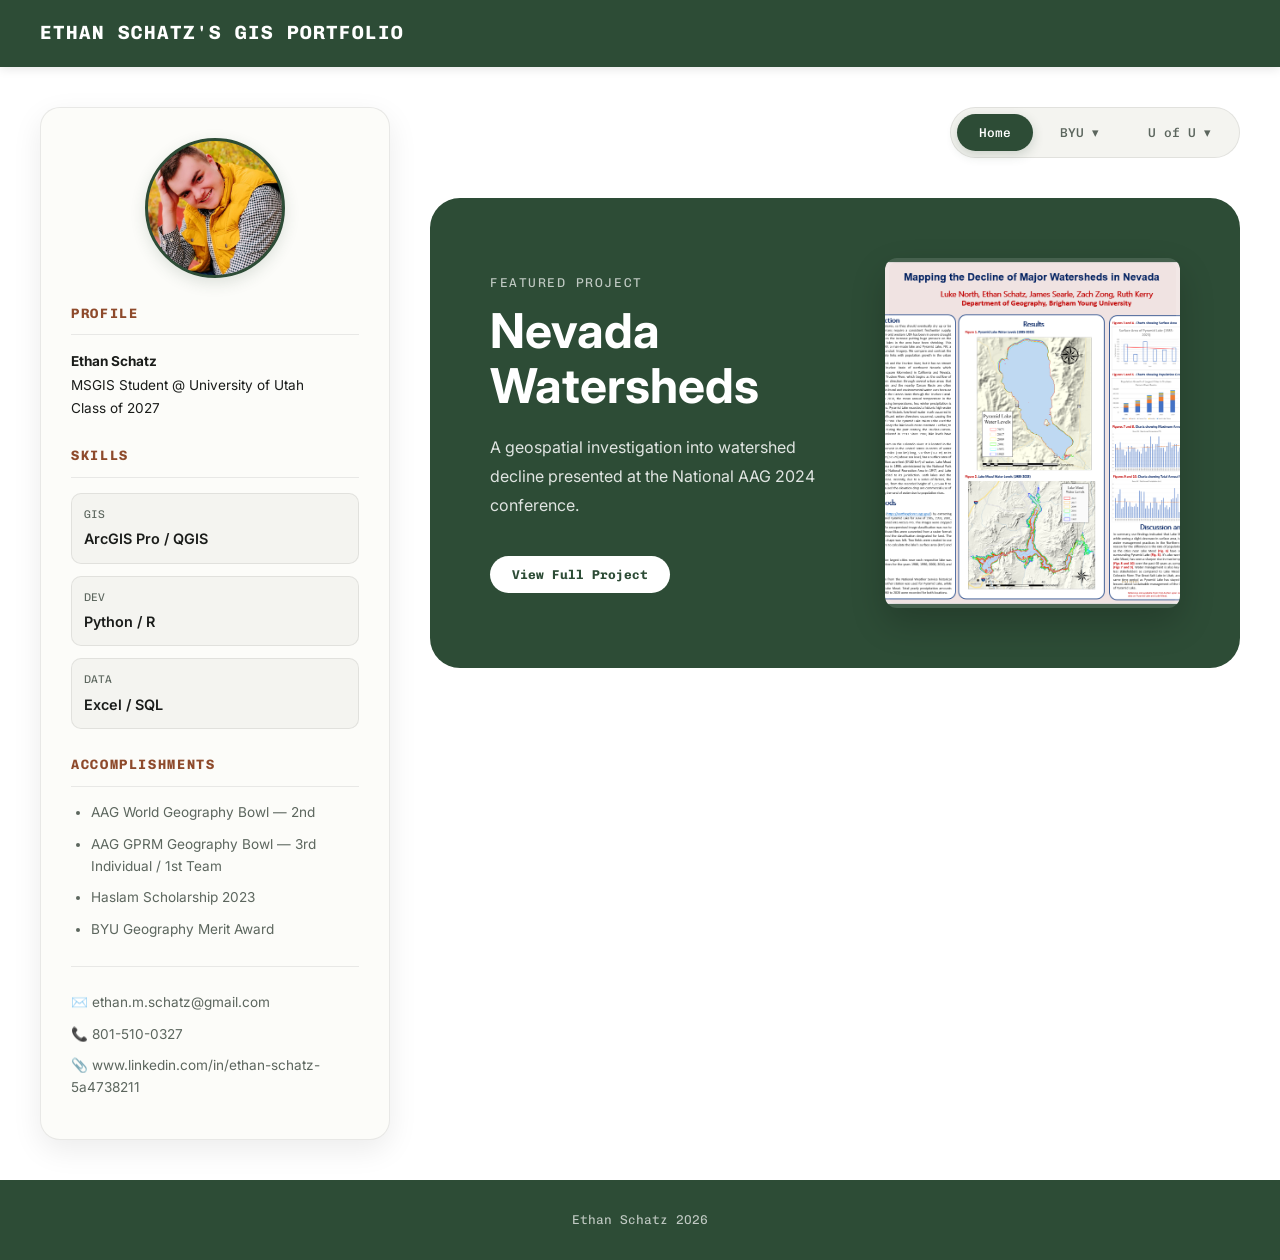
<file: index.html>
<!DOCTYPE html>
<html lang="en">
<head>
  <meta charset="UTF-8">
  <meta name="viewport" content="width=device-width, initial-scale=1.0">
  <title>GIS Portfolio | Ethan Schatz</title>

  <link href="https://fonts.googleapis.com/css2?family=Chivo+Mono&family=Inter:wght@400;600;700&display=swap" rel="stylesheet">
  <link rel="stylesheet" href="styles.css">
</head>

<body>

<header>
  <h1>Ethan Schatz's GIS Portfolio</h1>
</header>

<!-- IMAGE ZOOM MODAL -->
<div id="imgModal" class="image-modal" onclick="closeModal()">
  <img class="modal-content" id="modalImg" alt="Enlarged project image">
</div>

<div class="main-container">

  <!-- PROFILE SIDEBAR -->
  <aside class="immersive-sidebar">

    <div class="profile-img"></div>

    <h3 class="section-header-mono">Profile</h3>
    <p class="sidebar-text">
      <strong>Ethan Schatz</strong><br>
      MSGIS Student @ University of Utah<br>
      Class of 2027
    </p>

    <h3 class="section-header-mono">Skills</h3>
    <div class="info-grid">
      <div class="info-grid-item">
        <div class="info-label">GIS</div>
        <div class="info-value">ArcGIS Pro / QGIS</div>
      </div>
      <div class="info-grid-item">
        <div class="info-label">DEV</div>
        <div class="info-value">Python / R</div>
      </div>
      <div class="info-grid-item">
        <div class="info-label">DATA</div>
        <div class="info-value">Excel / SQL</div>
      </div>
    </div>

    <h3 class="section-header-mono">Accomplishments</h3>
    <ul class="sidebar-list">
      <li>AAG World Geography Bowl — 2nd</li>
      <li>AAG GPRM Geography Bowl — 3rd Individual / 1st Team</li>
      <li>Haslam Scholarship 2023</li>
      <li>BYU Geography Merit Award</li>
    </ul>

    <div class="contact">
      <p>✉️ ethan.m.schatz@gmail.com</p>
      <p>📞 801-510-0327</p>
      <p>📎 www.linkedin.com/in/ethan-schatz-5a4738211</p>
    </div>

  </aside>

  <!-- MAIN PORTFOLIO -->
  <main class="main-showcase">

    <!-- NAVIGATION -->
    <div class="command-center">
      <div class="cmd-bar">

        <button
          class="cmd-btn active-tab"
          id="homeBtn"
          type="button"
          onclick="goHome()">
          Home
        </button>

        <div class="tab-group">
          <button
            class="cmd-btn"
            type="button"
            onclick="toggleDropdown('byuDrop')">
            BYU ▾
          </button>

          <div class="dropdown" id="byuDrop">
            <button type="button" onclick="showSection('byu-2022')">2022</button>
            <button type="button" onclick="showSection('byu-2023')">2023</button>
            <button type="button" onclick="showSection('byu-2024')">2024</button>
          </div>
        </div>

        <div class="tab-group">
          <button
            class="cmd-btn"
            type="button"
            onclick="toggleDropdown('utahDrop')">
            U of U ▾
          </button>

          <div class="dropdown" id="utahDrop">
            <button type="button" onclick="showSection('utah-2025')">2025</button>
            <button type="button" onclick="showSection('utah-2026')">2026</button>
          </div>
        </div>

      </div>
    </div>

    <!-- HOME -->
    <section id="homeSection">
      <div class="hero-featured" id="featured-hero"></div>
    </section>

    <!-- BYU 2022 -->
    <section class="portfolio-section" id="byu-2022">

      <div class="project-card span-2">
        <img
          src="Atlas Map Layout.jpg"
          alt="Portugal Atlas Map"
          onclick="openModal(this.src)">

        <h3>Atlas Map: Portugal</h3>
        <p>Geography 312: Cartographic design and layout.</p>

        <button class="cmd-btn" type="button"
          onclick="openProject('portugal')">
          View Project Details
        </button>
      </div>

    </section>

    <!-- BYU 2023 -->
    <section class="portfolio-section" id="byu-2023">

      <div class="project-card">
        <img
          src="LDS Church Sites in Indonesia Draft Layout Final.jpg"
          alt="Indonesia Mapping"
          onclick="openModal(this.src)">

        <h3>Indonesia Mapping</h3>
        <p>Client project for Church history publication.</p>

        <button class="cmd-btn" type="button"
          onclick="openProject('indonesia')">
          View Project Details
        </button>
      </div>

      <div class="project-card">
        <div class="image-row">
          <img
            src="Early Kingdoms On the Korean Peninsula fixed2.jpg"
            alt="Early Korean Kingdoms"
            onclick="openModal(this.src)">

          <img
            src="Parhae and the Provinces of Unified Shilla fixed2.jpg"
            alt="Parhae and Unified Shilla"
            onclick="openModal(this.src)">
        </div>

        <h3>Korean Peninsula History</h3>
        <p>
          Historical map series for
          <em>Lost Civilizations</em>.
        </p>

        <button class="cmd-btn" type="button"
          onclick="openProject('korea')">
          View Project Details
        </button>
      </div>

    </section>

    <!-- BYU 2024 -->
    <section class="portfolio-section" id="byu-2024">

      <div class="project-card span-2">
        <img
          src="Mapping the Decline of Major Watersheds in Nevada.png"
          alt="Nevada Watersheds"
          onclick="openModal(this.src)">

        <h3>Nevada Watersheds</h3>
        <p>National AAG conference research presentation.</p>

        <button class="cmd-btn" type="button"
          onclick="openProject('nevada')">
          View Project Details
        </button>
      </div>

    </section>

    <!-- UNIVERSITY OF UTAH 2025 -->
    <section class="portfolio-section" id="utah-2025">

      <!-- GEOG 6000 -->
      <div class="project-card">
        <img
          src="Bills Layout.jpg"
          alt="LGBTQ+ Discrimination Bills Map"
          onclick="openModal(this.src)">

        <h3>GEOG 6000 Advanced Data Analysis</h3>
        <p>
          GEOG 6000 — Using Linear Regression to Quantify
          LGBTQ+ Suicide Ideation.
        </p>

        <button class="cmd-btn" type="button"
          onclick="openProject('geog6000')">
          View Project Details
        </button>
      </div>

      <!-- GEOG 6110 -->
      <div class="project-card">
        <img
          src="Change.png"
          alt="Eaton Fire Change Map"
          onclick="openModal(this.src)">

        <h3>GEOG 6110 Remote Sensing</h3>
        <p>
          GEOG 6110 — Visualizing the Eaton Fire
          with Remote Sensing.
        </p>

        <button class="cmd-btn" type="button"
          onclick="openProject('geog6110')">
          View Project Details
        </button>
      </div>

      <!-- GEOG 6150 -->
      <div class="project-card">
        <img
          src="2050 Climate Sustainability of Wastach Front Parcels.jpg"
          alt="Climate Suitability of the Wasatch Front"
          onclick="openModal(this.src)">

        <h3>GEOG 6150 Geospatial Big Data </h3>
        <p>
          GEOG 6150 — Climate Suitability for Future
          Development Along the Wasatch Front.
        </p>

        <button class="cmd-btn" type="button"
          onclick="openProject('geog6150')">
          View Project Details
        </button>
      </div>

      <!-- GEOG 6160 -->
      <div class="project-card">
        <div class="image-row">
          <img
            src="Forecasted 2030 Growth Rates of Utah County.jpg"
            alt="Utah County Growth Rates"
            onclick="openModal(this.src)">

          <img
            src="Forecasted 2030 Population of Utah County Communities .jpg"
            alt="Utah County Population Forecast"
            onclick="openModal(this.src)">
        </div>

        <h3>GEOG 6160 Spatial Data Science in Practice</h3>
        <p>
          GEOG 6160 — Using Machine Learning to Predict
          the Future Growth of Utah County.
        </p>

        <button class="cmd-btn" type="button"
          onclick="openProject('geog6160')">
          View Project Details
        </button>
      </div>

      <!-- GEOG 6165 -->
      <div class="project-card">
        <img
          src="Utah's U.S. Highways.png"
          alt="Utah's Old U.S. Highways"
          onclick="openModal(this.src)">

        <h3>GEOG 6165 Web GIS</h3>
        <p>
          GEOG 6165 — Utah's History with the U.S.
          Highways: An Oral and Geographical History.
        </p>

        <button class="cmd-btn" type="button"
          onclick="openProject('geog6165')">
          View Project Details
        </button>
      </div>

    </section>

    <!-- UNIVERSITY OF UTAH 2026 -->
    <section class="portfolio-section" id="utah-2026">

      <!-- GEOG 5170 -->
      <div class="project-card">
        <img
          src="Slope-Aspect.png"
          alt="Slope-Aspect Map"
          onclick="openModal(this.src)">

        <h3>GEOG 5170 Field Methods</h3>
        <p>GEOG 5170 — Modeling Popperton Park.</p>

        <button class="cmd-btn" type="button"
          onclick="openProject('geog5170')">
          View Project Details
        </button>
      </div>

      <!-- GEOG 6161 CAPSTONE -->
      <div class="project-card">
        <img
          src="Capstone Poster Final.png"
          alt="Utah Prairie Dog Dashboard Poster"
          onclick="openModal(this.src)">

        <h3>GEOG 6161 Capstone in GIS</h3>
        <p>
          GEOG 6161 — Utah Prairie Dog Population
          Count Dashboard Optimization.
        </p>

        <button class="cmd-btn" type="button"
          onclick="openProject('geog6161')">
          View Project Details
        </button>

        <div class="video-wrap">
          <iframe
            src="https://www.youtube.com/embed/wXUNR4JPbWI"
            title="Utah Prairie Dog Dashboard Demo"
            allow="accelerometer; autoplay; clipboard-write; encrypted-media; gyroscope; picture-in-picture"
            allowfullscreen>
          </iframe>
        </div>
      </div>

      <!-- GEOG 6680 -->
      <div class="project-card">
        <img
          src="Sne.png"
          alt="Suitability Criterion"
          onclick="openModal(this.src)">

        <h3>GEOG 6680 Intro to R</h3>
        <p>GEOG 6680 — Final Project.</p>

        <button class="cmd-btn" type="button"
          onclick="openProject('geog6680')">
          View Project Details
        </button>
      </div>

    </section>

    <!-- DEDICATED PROJECT DETAIL VIEW -->
    <section
      class="portfolio-section"
      id="projectDetailSection"
      aria-label="Project details">

      <div class="project-card span-2">

        <button
          class="cmd-btn"
          id="backToProjects"
          type="button"
          onclick="backToProjects()">
          ← Back to Projects
        </button>

        <p id="detailCourse" class="section-header-mono"></p>

        <h2 id="detailTitle"></h2>

        <div id="detailGallery" class="image-row"></div>

        
        <div id="detailDownloadSection" hidden>
          <h3>Project Downloads</h3>
          <div id="detailDownloadLinks"></div>
        </div>

        <!-- EXTERNAL PROJECT LINKS -->
        <div id="detailLinksSection" hidden>
          <h3>Project Links</h3>
          <div id="detailExternalLinks"></div>
        </div>

        <h3>Project Overview</h3>
        <div id="detailOverview"></div>

        
        <div id="detailDataSourcesSection">
          <h3>Data Sources</h3>
          <div id="detailDataSources"></div>
        </div>


        <div id="detailMethodologySection">
          <h3>Methodology</h3>
          <div id="detailMethodology"></div>
        </div>

        <div id="detailResultsSection">
          <h3>Results and Findings</h3>
          <div id="detailResults"></div>
        </div>

        <div id="detailLimitationsSection">
          <h3>Limitations</h3>
          <div id="detailLimitations"></div>
        </div>


        <div id="detailConclusionSection">
          <h3>Conclusion</h3>
          <div id="detailConclusion"></div>
        </div>

        
        <div id="detailVideoSection"></div>

        <button
          class="cmd-btn"
          type="button"
          onclick="backToProjects()">
          ← Back to Projects
        </button>

      </div>
    </section>

  </main>
</div>

<footer>
  <div class="copyright">Ethan Schatz 2026</div>
</footer>

<script>

// ==========================================
// PROJECT INFORMATION
// ==========================================


const projectDetails = {

  portugal: {
    title: "Atlas Map: Portugal",
    course: "BYU | 2022 | Geography 312",
    section: "byu-2022",
    images: ["Atlas Map Layout.jpg"],
    overview: [
      "A cartographic design and layout project focused on Portugal."
    ]
  },

  indonesia: {
    title: "Indonesia Mapping",
    course: "BYU | 2023",
    section: "byu-2023",
    images: [
      "LDS Church Sites in Indonesia Draft Layout Final.jpg"
    ],
    overview: [
      "A client mapping project prepared for a Church history publication."
    ]
  },

  korea: {
    title: "Korean Peninsula History",
    course: "BYU | 2023",
    section: "byu-2023",
    images: [
      "Early Kingdoms On the Korean Peninsula fixed2.jpg",
      "Parhae and the Provinces of Unified Shilla fixed2.jpg"
    ],
    overview: [
      "A historical map series created for the Lost Civilizations publication, depicting the early kingdoms of the Korean Peninsula and the provinces of Parhae and Unified Shilla."
    ]
  },

  nevada: {
    title: "Nevada Watersheds",
    course: "BYU | 2024",
    section: "byu-2024",
    images: [
      "Mapping the Decline of Major Watersheds in Nevada.png"
    ],
    overview: [
      "A geospatial investigation into the decline of major watersheds in Nevada, presented at the National AAG conference in 2024."
    ]
  },

  // ==========================================
  // UNIVERSITY OF UTAH — 2025
  // ==========================================

  // GEOG 6000
  geog6000: {
    title: "Using Linear Regression to Quantify LGBTQ+ Suicide Ideation",
    course: "University of Utah | 2025 | GEOG 6000 — Advanced Data Analysis",
    section: "utah-2025",
    images: ["Bills Layout.jpg"],
    report: "6000 Report.pdf", 

    overview: [
      "This project examines whether political factors such as anti-LGBTQ+ bills have an impact on suicidal ideation among LGBTQ+ individuals at the state level."
    ],


    dataSources: [
      "LGBTQ+ mental health statistics were gathered from the Trevor Project's '2024 U.S. National Survey on the Mental Health of LGBTQ+ Young People by State.'",
      "Anti-LGBTQ+ legislation data was gathered from the ACLU's database mapping LGBTQ+ attacks by U.S. state legislators (c. 2024).",
      "A state's partisan lean was inferred by looking at the AP's 2024 presidential election results."
    ],
    
    methodology: [
      "A correlation analysis and a simple regression model were created to test if there was a correlation between suicidal ideation and discriminatory bills.", 
      "Three multiple linear regression models were created to test if the following factors affect suicidal ideation.",
      "- General Factors",
      "- Political Factors (including bills and discrimination tied to political environment).",
      "- Societal Factors (Includes factors such as health care access and community behavior)."
      ],
   
    results: [
      "Results between anti-LGBTQ+ legislation and suicidal ideation showed a statistically weak and insignificant relationship, with an R² value of 0.07 and a p-value of 0.0603.",
      "The multiple linear regression models identified several variables that had a significant relationship with suicidal ideation. These variables include depression, discrimination, suicide attempts, and community acceptance.",
      "The societal model performed best among the multiple linear regression models, with about 55% of the model variation explained by the variables in the model."   
    ],

    conclusion: [
      "This study highlights the importance of social and mental health factors in suicidal ideation among LGBTQ+ youth while acknowledging the influence of political conditions."
    ]
  },

  // GEOG 6110
  geog6110: {
    title: "Visualizing the Eaton Fire with Remote Sensing",
    course: "University of Utah | 2025 | GEOG 6110 — Remote Sensing",
    section: "utah-2025",
    images: ["Change.png"],
    report: "6110 Report.pdf", 

    overview: [
      "This project examines whether the Eaton fire near Los Angeles can be visualized using remote-sensing satellite imagery and assesses its effects on land cover."
    ],

    methodology: [
      "Land scenes from before and after the fire were obtained from Landsat 8 data available through USGS EarthExplorer.",
      "A supervised classification was run on both scenes using the following variables: vegetation, urban impervious surfaces, non-vegetated surfaces, and water.",
      "Multiple change algorithms were tested, with Maximum Likelihood chosen as the algorithm, as it was fairly accurate while retaining recognizable ground features.",
      "Change detection was run on the scene and clipped to the fire perimeter to show land-cover differences before and after the fire."
    ],

    results: [
      "Around 80% of the pre-fire vegetation within the fire boundary was reclassified as non-vegetative surfaces in the post-fire dataset. This represents around 8,129 acres of vegetation being burned."
    ],

    limitations: [
      "While remote sensing can be effective for visualizing fire damage, inaccuracies and biases in the training data could limit its usefulness."
    ]
  },

  // GEOG 6150
  geog6150: {
    title: "Climate Suitability for Future Development Along the Wasatch Front",
    course: "University of Utah | 2025 | GEOG 6150",
    section: "utah-2025",
    images: [
      "2050 Climate Sustainability of Wastach Front Parcels.jpg"
    ],
    report: "6150 Report.pdf", 

    overview: [
      "This project used SQL and GIS to evaluate the climate suitability of parcels along Utah's Wasatch Front for development through 2050."
    ],

    dataSources: [
      "Parcel data were obtained from the UGRC's GIS portal.",
      "Historical climatic records were acquired from NOAA's National Centers for Environmental Information (NCEI) portal.",
      "Land-cover data were obtained from the Multi-Resolution Land Characterization (MRLC) Consortium."
    ],
    
    methodology: [
      "Climate trends were forecast through the year 2050 and joined to parcel data using PostgreSQL/PostGIS in QGIS.",
      "Using SQL queries, a parcel suitability score between 0.0 and 1.0 was assigned to each parcel based on criteria such as projected temperature and precipitation."
    ],
    
    results: [
      "Parcels deemed 'highly suitable' were identified near Provo Bay, Spanish Fork, and the Snowbird and Alta ski resorts.",
      "In comparison, areas with rapid growth, such as Saratoga Springs and Eagle Mountain, received lower scores."
    ],

    limitations: [
      "The study only covered Salt Lake and Utah counties.",
      "The database excluded water availability, terrain characteristics, and preexisting infrastructure.",
      "Accuracy was limited by using the nearest weather station.",
      "An error in filtering allowed federal parcels to be included in the database."
    ]
  },

  // GEOG 6160
  geog6160: {
    title: "Using Machine Learning to Predict the Future Growth of Utah County",
    course: "University of Utah | 2025 | GEOG 6160 — Spatial Data Science in Practice",
    section: "utah-2025",

    images: [
      "Forecasted 2030 Growth Rates of Utah County.jpg",
      "Forecasted 2030 Population of Utah County Communities .jpg"
    ],
    report: "6160 Report.pdf", 

    overview: [
      "This project examines how useful machine learning is for predicting future population growth based on past trends for resource and land management."
    ],

    methodology: [
      "Data from the U.S. Census Bureau's last three censuses were manually joined to a municipal boundary shapefile from the Utah Geospatial Resource Center (UGRC) in ArcGIS Pro.",
      "Using Python, a linear regression model was created to model historical population trends and forecast total population and growth rates through 2030.",
      "The model was validated using five-fold cross-validation, yielding a mean R² of approximately 0.919."
    ],

    results: [
      "Saratoga Springs, Eagle Mountain, Cedar Hills, Lehi, and Vineyard are expected to be the five fastest-growing cities by 2030.",
      "Provo is expected to retain its title as the largest city in Utah County, with a population of around 120,000 by 2030.",
      "The model achieved a mean R² of approximately 0.919, indicating a strong fit to historical population trends."
    ],

    limitations: [
      "Only three censuses were used, which limits the amount of data that could be extracted.",
      "Future population trends were based solely on the model's trends and counts; outside factors were not considered, which led to Cedar Hills being among the fastest-growing cities despite a slowdown in population growth."
    ]
  },

  // GEOG 6165
  geog6165: {
    title: "Utah's History with the U.S. Highways",
    course: "University of Utah | 2025 | GEOG 6165 — Web GIS",
    section: "utah-2025",
    images: ["Utah's U.S. Highways.png"],
    report: "6165 Report.pdf", 
    links: [
        {
            label: "View ArcGIS StoryMap",
            url: "https://storymaps.arcgis.com/stories/05310f001c804d7a93369d33c66cc6fe"
        }
    ],


    overview: [
      "This project is an oral and cartographic history of Utah's U.S. Highway System before the advent of the Interstate Highway System."
    ],

    methodology: [
      "Atlas maps from around 1958 were acquired from the USGS TopView portal and used to create a mosaic for digitization.",
      "U.S. Highways, along with the Lincoln Highway, were digitized in ArcGIS Pro using the atlas maps as a reference, with a separate feature class to distinguish between mainline and auxiliary U.S. Highways.",
      "In ArcGIS Online, a StoryMap was created to showcase the historical network and 11 historical, cultural, and natural sites across Utah."
    ],

    results: [
      "A StoryMap showing the highway network and 11 significant landmarks in Utah.",
      "A geodatabase is available for public download for research and posterity.",
      "A map of the highway network."
    ],

    limitations: [
      ""
    ]
  },

  // ==========================================
  // UNIVERSITY OF UTAH — 2026
  // ==========================================

  // GEOG 5170
  geog5170: {
    title: "Modeling Popperton Park",
    course: "University of Utah | 2026 | GEOG 5170 — Field Methods",
    section: "utah-2026",
    images: ["Slope-Aspect.png"],
    reports: [
  {
    label: "Download Report 1 (PDF)",
    file: "5170 Report 1.pdf"
  },
  {
    label: "Download Report 2 (ZIP)",
    file: "5170 Report 2.zip"
  },
  {
    label: "Download Report 3 (ZIP)",
    file: "5170 Report 3.zip"
  }
],

    overview: [
      "A compilation of projects derived from three field mapping exercises that provided hands-on experience with mapping in a fieldwork environment."
    ],

    methodology: [
      "Data were collected over three visits to Popperton Park in Salt Lake City, highlighting the practicality of GNSS receivers, DJI Drones for structure-from-motion (SfM), and LiDAR mapping.",
      "The data were processed in either ArcGIS Pro or Agisoft Metashape depending on the data type. The resulting data were used to create terrain models, produce maps, and compare the accuracy of different datasets.",
      "Reports mainly addressed the methodology's accuracy and external factors that could affect results."
    ],

    results: [
      "All projects provided practical experience with surveying and mapping methods applicable to future careers.",
      "An accuracy of about 2 meters was determined using professional GNSS receivers over consumer-based receivers.",
      "Separate orthomosaics and digital terrain models (DTMs) were created from different-quality DJI drones, where flight operator experience ended up determining accuracy.",
      "Comparisons between DTMs derived from LiDAR and SFM-derived platforms demonstrated the practicality of using publicly available LiDAR data compared with costly LiDAR investments."
    ],

    limitations: [
      "Drone flight patterns, combined with operator experience, affect DTM output and accuracy.",
      "Equipment behavior, collection method, and data processing introduced uncertainty into the results."
    ]
  },

  // GEOG 6161
  geog6161: {
    title: "Utah Prairie Dog Dashboard",
    course: "University of Utah | 2026 | GEOG 6161 — GIS Capstone",
    section: "utah-2026",
    images: ["Capstone Poster Final.png"],
    report: "6161 Report.pdf", 
    

   overview: [
  "My capstone project focused on optimizing and redesigning the Utah Division of Wildlife Resources (DWR) prairie dog (UPD) dashboard.",
  "Utah prairie dogs are a keystone species in Southern Utah, and their near-extinction 50 years ago had drastic consequences for the region.",
  "The old dashboard DWR had fragmented infrastructure and was not intuitive to use. My main task was to redesign the architecture using a new file geodatabase (FGDB) and rebuild the dashboard on it."
],

methodology: [
      "A unified architecture was developed using a relational diagram to guide the creation of a Python script.",
      "A Python script was crafted to merge the old data into a new FGDB.",
      "A new dynamic dashboard was developed from the old one, adding features such as filtering and infographics."
    ],

    results: [
      "A new FGDB was created with a unified architecture that includes a one-to-many relationship between UPD colonies and their active areas.",
      "A new dashboard was developed with improved features, such as filtering and infographics that show trends in counts and occupied acreage."
    ],

    limitations: [
      "Schema issues and script problems delayed FGDB construction, which led to time constraints in building the dashboard.",
      "More advanced features, such as live updates from the current season count, were dropped due to the aforementioned time constraints."
    ],

    video: "https://www.youtube.com/embed/wXUNR4JPbWI"
  },

  // GEOG 6680
  geog6680: {
    title: "GEOG 6680 Final Project",
    course: "University of Utah | 2026 | GEOG 6680 — Intro to R",
    section: "utah-2026",
    images: ["Sne.png"],
    
    links: [
        {
          label: "View R Quarto Report",
          url: "6680 Final Project.html"
        }
    ],


    overview: [
      "This project analyzes the effectiveness of cloud seeding in increasing rainfall totals.",
    ],

    methodology: [
      "R and Quarto were used to store the code and analyze the data using several statistical methods.",
      "A t-test was conducted to determine whether a relationship existed between cloud seeding and rainfall totals.",
      "A multiple linear regression model examined the effects of seeding, cloud cover, pre-seeding wetness, echo radar motion, and suitability on rainfall totals."
    ],

    results: [
      "The t-test yielded a p-value of 0.7224, indicating that cloud seeding had no significant effect on rainfall totals.",
      "The results of the multiple linear regression model found that none of the criteria were statistically significant at the 95% confidence level.",
      "Suitability showed the strongest correlation with rainfall, with a negative relationship observed with cloud seeding."
    ],

    limitations: [
      ""
    ]
  }

};


// ==========================================
// FEATURED PROJECTS
// ==========================================

const projects = [
  [
    "South Korea Historical Series",
    "Early Kingdoms On the Korean Peninsula fixed2.jpg",
    "Mapping the Early Kingdoms and Parhae provinces for the Lost Civilizations publication.",
    "korea"
  ],
  [
    "Nevada Watersheds",
    "Mapping the Decline of Major Watersheds in Nevada.png",
    "A geospatial investigation into watershed decline presented at the National AAG 2024 conference.",
    "nevada"
  ],
  [
    "Utah Prairie Dog Capstone",
    "Capstone Poster Final.png",
    "Integration of DWR count data into a unified file geodatabase and interactive dashboard.",
    "geog6161"
  ]
];

let heroInterval;
let currentGallery = null;

const imgModal = document.getElementById("imgModal");
const modalImg = document.getElementById("modalImg");
const homeSection = document.getElementById("homeSection");
const homeBtn = document.getElementById("homeBtn");
const featuredHero = document.getElementById("featured-hero");


// ==========================================
// FEATURED PROJECT ROTATION
// ==========================================

function showRandomProject() {

  const [title, img, desc, id] =
    projects[Math.floor(Math.random() * projects.length)];

  featuredHero.innerHTML = `
    <div class="hero-content">
      <div class="hero-label">FEATURED PROJECT</div>
      <h2>${title}</h2>
      <p>${desc}</p>

      <button
        class="cmd-btn"
        type="button"
        onclick="openProject('${id}')">
        View Full Project
      </button>
    </div>

    <div
      class="hero-img"
      role="button"
      tabindex="0"
      aria-label="Enlarge featured project image"
      style="background-image:url('${img}')"
      onclick="openModal('${img}')"
      onkeydown="if(event.key==='Enter' || event.key===' ') { event.preventDefault(); openModal('${img}'); }">
    </div>
  `;
}


// ==========================================
// IMAGE MODAL
// ==========================================

function openModal(src) {
  modalImg.src = src;
  imgModal.style.display = "flex";
}

function closeModal() {
  imgModal.style.display = "none";
  modalImg.removeAttribute("src");
}


// ==========================================
// NAVIGATION
// ==========================================

function toggleDropdown(id) {

  document.querySelectorAll(".dropdown").forEach(dropdown => {
    if (dropdown.id !== id) {
      dropdown.classList.remove("show");
    }
  });

  document.getElementById(id).classList.toggle("show");
}

function hideAllSections() {

  homeSection.style.display = "none";

  document.querySelectorAll(".portfolio-section").forEach(section => {
    section.classList.remove("active");
  });

  document.querySelectorAll(".dropdown").forEach(dropdown => {
    dropdown.classList.remove("show");
  });

  document.querySelectorAll(".cmd-btn").forEach(button => {
    button.classList.remove("active-tab");
  });

  clearInterval(heroInterval);
}

function showSection(id) {

  const selectedSection = document.getElementById(id);

  if (!selectedSection) return;

  hideAllSections();

  selectedSection.classList.add("active");

  window.scrollTo({
    top: 0,
    behavior: "smooth"
  });
}

function goHome() {

  hideAllSections();

  homeBtn.classList.add("active-tab");
  homeSection.style.display = "block";

  showRandomProject();

  heroInterval = setInterval(showRandomProject, 12000);

  window.scrollTo({
    top: 0,
    behavior: "smooth"
  });
}


// ==========================================
// PROJECT DETAIL VIEWS
// ==========================================

function setParagraphs(elementId, paragraphs) {

  const container = document.getElementById(elementId);

  container.replaceChildren();

  (paragraphs || []).forEach(paragraph => {

    if (!paragraph || !paragraph.trim()) return;

    const p = document.createElement("p");
    p.textContent = paragraph;

    container.appendChild(p);
  });
}

function setOptionalSection(sectionId, contentId, paragraphs) {
  const section = document.getElementById(sectionId);

  const validParagraphs = (paragraphs || []).filter(
    paragraph =>
      typeof paragraph === "string" && paragraph.trim()
  );

  section.style.display =
    validParagraphs.length === 0 ? "none" : "";

  setParagraphs(contentId, validParagraphs);
}

function openProject(projectId) {

  const project = projectDetails[projectId];

  if (!project) return;

  // Remember which gallery the visitor came from.
  currentGallery = project.section;

  hideAllSections();

  document.getElementById("detailCourse").textContent =
    project.course;

  document.getElementById("detailTitle").textContent =
    project.title;


  // ==========================================
  // PROJECT DOWNLOADS
  // ==========================================

  const downloadSection =
    document.getElementById("detailDownloadSection");

  const downloadLinks =
    document.getElementById("detailDownloadLinks");

  downloadLinks.replaceChildren();

  // Supports both single and multiple reports.
  const reports = project.reports ||
    (project.report
      ? [{
          label: "Download Project Report (PDF)",
          file: project.report
        }]
      : []);

  reports.forEach(report => {
    const link = document.createElement("a");

    link.href = report.file;
    link.download = report.file.split("/").pop();
    link.className = "cmd-btn";
    link.textContent = "↓ " + report.label;

    downloadLinks.appendChild(link);
  });

  downloadSection.hidden = reports.length === 0;

  
// ==========================================
// EXTERNAL PROJECT LINKS
// ==========================================

const linksSection =
    document.getElementById("detailLinksSection");

const externalLinks =
    document.getElementById("detailExternalLinks");

externalLinks.replaceChildren();

const projectLinks = project.links || [];

projectLinks.forEach(projectLink => {
    const link = document.createElement("a");

    link.href = projectLink.url;
    link.textContent = "↗ " + projectLink.label;
    link.className = "cmd-btn";
    link.target = "_blank";
    link.rel = "noopener noreferrer";

    externalLinks.appendChild(link);
});

linksSection.hidden = projectLinks.length === 0;
  
  // Populate project image gallery.
  const gallery = document.getElementById("detailGallery");

  gallery.replaceChildren();
  gallery.hidden = !project.images || project.images.length === 0;

  (project.images || []).forEach(imageFile => {

    const img = document.createElement("img");

    img.src = imageFile;
    img.alt = project.title;
    img.loading = "lazy";

    img.onclick = function() {
      openModal(this.src);
    };

    gallery.appendChild(img);
  });

  // Project overview.
  setParagraphs("detailOverview", project.overview);

setOptionalSection(
  "detailDataSourcesSection",
  "detailDataSources",
  project.dataSources
);

setOptionalSection(
  "detailConclusionSection",
  "detailConclusion",
  project.conclusion
);
  
  // Optional project sections.
  setOptionalSection(
    "detailMethodologySection",
    "detailMethodology",
    project.methodology
  );

  setOptionalSection(
    "detailResultsSection",
    "detailResults",
    project.results
  );

  setOptionalSection(
    "detailLimitationsSection",
    "detailLimitations",
    project.limitations
  );

  // Optional project video.
  const videoSection =
    document.getElementById("detailVideoSection");

  videoSection.replaceChildren();

  if (project.video) {

    const heading = document.createElement("h3");
    heading.textContent = "Project Demonstration";

    const wrapper = document.createElement("div");
    wrapper.className = "video-wrap";

    const iframe = document.createElement("iframe");

    iframe.src = project.video;
    iframe.title = project.title + " Demonstration";
    iframe.allow =
      "accelerometer; autoplay; clipboard-write; encrypted-media; gyroscope; picture-in-picture";
    iframe.allowFullscreen = true;
    iframe.loading = "lazy";

    wrapper.appendChild(iframe);

    videoSection.appendChild(heading);
    videoSection.appendChild(wrapper);
  }

  document.getElementById("projectDetailSection")
    .classList.add("active");

  window.scrollTo({
    top: 0,
    behavior: "smooth"
  });
}

function backToProjects() {

  if (currentGallery) {
    showSection(currentGallery);
  } else {
    goHome();
  }
}


// ==========================================
// GLOBAL EVENTS
// ==========================================

window.addEventListener("click", event => {

  if (!event.target.closest(".tab-group")) {

    document.querySelectorAll(".dropdown").forEach(dropdown => {
      dropdown.classList.remove("show");
    });
  }
});

document.addEventListener("keydown", event => {

  if (event.key === "Escape") {

    closeModal();

    document.querySelectorAll(".dropdown").forEach(dropdown => {
      dropdown.classList.remove("show");
    });
  }
});


// ==========================================
// INITIALIZE WEBSITE
// ==========================================

goHome();

</script>

</body>
</html>
</file>
<file: styles.css>
/* ==========================================
   ETHAN SCHATZ — GIS PORTFOLIO
   Main Stylesheet
   ========================================== */

/* ---------- COLOR PALETTE ---------- */

:root {
    --bg-deep: #ffffff;
    --earth-green: #2d4c36;
    --earth-brown: #a65d37;
    --accent-orange: #8e4a2b;
    --text-main: #1a1c1a;
    --text-muted: #5c665e;
    --font-mono: 'Chivo Mono', monospace;
    --font-sans: 'Inter', sans-serif;
    --shadow-core: 0 10px 30px rgba(0, 0, 0, 0.08);
    --border-soft: rgba(0, 0, 0, 0.08);
    --bg-soft: #f4f4f0;
    --bg-card: #fcfcf9;
}

/* ---------- GLOBAL ---------- */

* {
    box-sizing: border-box;
    -webkit-font-smoothing: antialiased;
}

html {
    scroll-behavior: smooth;
}

body {
    font-family: var(--font-sans);
    background-color: var(--bg-deep);
    color: var(--text-main);
    margin: 0;
    overflow-x: hidden;
    line-height: 1.6;
    display: flex;
    flex-direction: column;
    min-height: 100vh;
}

button {
    font-family: inherit;
}

button:focus-visible,
a:focus-visible,
[role="button"]:focus-visible {
    outline: 3px solid var(--earth-brown);
    outline-offset: 3px;
}

[hidden] {
    display: none !important;
}

/* ---------- HEADER ---------- */

header {
    background-color: var(--earth-green);
    color: white;
    padding: 18px 40px;
    position: relative;
    z-index: 1000;
    display: flex;
    justify-content: space-between;
    align-items: center;
    box-shadow: 0 2px 10px rgba(0, 0, 0, 0.1);
}

header h1 {
    font-family: var(--font-mono);
    font-size: 1.2rem;
    margin: 0;
    letter-spacing: 1px;
    text-transform: uppercase;
}

/* ---------- MAIN LAYOUT ---------- */

.main-container {
    width: 100%;
    max-width: 1600px;
    display: grid;
    grid-template-columns: 350px minmax(0, 1fr);
    gap: 40px;
    padding: 40px;
    flex: 1;
    margin: 0 auto;
    align-items: start;
}

.main-showcase {
    display: flex;
    flex-direction: column;
    gap: 40px;
    min-width: 0;
}

/* ---------- SIDEBAR ---------- */

.immersive-sidebar {
    background-color: var(--bg-card);
    border: 1px solid var(--border-soft);
    border-radius: 20px;
    padding: 30px;
    box-shadow: var(--shadow-core);
    align-self: start;
    position: static;
}

.profile-img {
    width: 140px;
    height: 140px;
    border-radius: 50%;
    border: 3px solid var(--earth-green);
    margin: 0 auto 20px;
    display: block;
    box-shadow: 0 5px 15px rgba(45, 76, 54, 0.15);
    background-image: url("Resized_BeautyPlus_20211011205536894_save.JPG");
    background-position: center;
    background-size: cover;
    background-repeat: no-repeat;
}

.section-header-mono {
    font-family: var(--font-mono);
    font-size: 0.85rem;
    font-weight: 700;
    color: var(--accent-orange);
    text-transform: uppercase;
    letter-spacing: 0.12em;
    border-bottom: 1px solid var(--border-soft);
    padding-bottom: 10px;
    margin: 25px 0 15px;
}

.sidebar-text,
.sidebar-list,
.contact {
    font-size: 0.85rem;
}

.sidebar-text {
    line-height: 1.7;
}

.sidebar-list {
    padding-left: 20px;
    color: var(--text-muted);
}

.sidebar-list li {
    margin-bottom: 10px;
}

.contact {
    margin-top: 25px;
    padding-top: 15px;
    border-top: 1px solid var(--border-soft);
    overflow-wrap: anywhere;
    color: var(--text-muted);
}

.contact p {
    margin: 10px 0;
}

/* ---------- SKILLS ---------- */

.info-grid {
    display: grid;
    grid-template-columns: 1fr;
    gap: 12px;
}

.info-grid-item {
    background: var(--bg-soft);
    border: 1px solid var(--border-soft);
    border-radius: 10px;
    padding: 12px;
    transition: all 0.3s ease;
}

.info-grid-item:hover {
    background: #ebebe5;
    border-color: var(--earth-green);
}

.info-label {
    font-size: 0.7rem;
    color: var(--text-muted);
    margin-bottom: 4px;
    font-family: var(--font-mono);
}

.info-value {
    font-weight: 600;
    font-size: 0.9rem;
    color: var(--text-main);
}

/* ---------- NAVIGATION ---------- */

.command-center {
    display: flex;
    justify-content: flex-end;
    position: relative;
    z-index: 100;
}

.cmd-bar {
    background-color: var(--bg-soft);
    border: 1px solid var(--border-soft);
    border-radius: 99px;
    padding: 6px;
    display: flex;
    gap: 5px;
    align-items: center;
}

.tab-group {
    position: relative;
}

.cmd-btn {
    background: none;
    border: none;
    color: var(--text-muted);
    font-family: var(--font-mono);
    font-size: 0.8rem;
    font-weight: 500;
    padding: 11px 22px;
    cursor: pointer;
    border-radius: 99px;
    transition: all 0.3s ease;
    display: inline-flex;
    align-items: center;
    justify-content: center;
    text-align: center;
}

.cmd-btn:hover {
    background: #ebebe5;
    color: var(--text-main);
}

.cmd-btn.active-tab,
.active-tab {
    background: var(--earth-green);
    color: white;
    box-shadow: 0 4px 12px rgba(45, 76, 54, 0.2);
}

.cmd-btn.active-tab:hover {
    background: #233d2b;
    color: white;
}

/* ---------- DROPDOWN MENUS ---------- */

.dropdown {
    position: absolute;
    top: calc(100% + 10px);
    right: 0;
    z-index: 200;
    display: none;
    flex-direction: column;
    min-width: 180px;
    background: white;
    border: 1px solid var(--border-soft);
    border-radius: 12px;
    box-shadow: var(--shadow-core);
    overflow: hidden;
}

.dropdown.show {
    display: flex;
}

.dropdown button {
    background: white;
    border: none;
    padding: 14px 20px;
    color: var(--text-muted);
    font-family: var(--font-mono);
    font-size: 0.8rem;
    text-align: left;
    cursor: pointer;
    transition: background 0.2s ease;
}

.dropdown button:hover {
    background: var(--bg-soft);
    color: var(--earth-green);
}

/* ---------- PORTFOLIO GALLERIES ---------- */

.portfolio-section {
    display: none;
    min-width: 0;
}

.portfolio-section.active {
    display: grid;
    grid-template-columns: repeat(
        auto-fit,
        minmax(min(100%, 340px), 1fr)
    );
    gap: 25px;
    animation: fadeIn 0.4s ease;
}

@keyframes fadeIn {
    from {
        opacity: 0;
        transform: translateY(8px);
    }

    to {
        opacity: 1;
        transform: translateY(0);
    }
}

/* ---------- PROJECT CARDS ---------- */

.project-card {
    background: #ffffff;
    border: 1px solid var(--border-soft);
    border-radius: 20px;
    padding: 24px;
    transition: transform 0.3s ease,
                border-color 0.3s ease,
                box-shadow 0.3s ease;
    min-width: 0;
    display: flex;
    flex-direction: column;
    align-items: flex-start;
}

.project-card:hover {
    transform: translateY(-5px);
    border-color: var(--earth-brown);
    box-shadow: var(--shadow-core);
}

.project-card h3 {
    font-size: 1.25rem;
    color: var(--earth-green);
    margin: 0 0 10px;
    line-height: 1.35;
}

.project-card p {
    color: var(--text-muted);
    font-size: 0.95rem;
    line-height: 1.7;
    margin: 0 0 20px;
}

.project-card > .cmd-btn {
    margin-top: auto;
    background: var(--earth-green);
    color: white;
    border: 1px solid var(--earth-green);
    padding: 12px 20px;
}

.project-card > .cmd-btn:hover {
    background: #233d2b;
    border-color: #233d2b;
    color: white;
}

.span-2 {
    grid-column: 1 / -1;
}

/* ---------- PROJECT IMAGES ---------- */

.project-card img {
    width: 100%;
    height: 240px;
    object-fit: cover;
    border-radius: 12px;
    margin-bottom: 20px;
    filter: sepia(0.15);
    transition: filter 0.3s ease,
                transform 0.3s ease;
    cursor: zoom-in;
}

.project-card img:hover {
    filter: sepia(0);
}

.image-row {
    display: grid;
    grid-template-columns: repeat(2, minmax(0, 1fr));
    gap: 12px;
    width: 100%;
    margin-bottom: 15px;
}

.image-row img {
    height: 180px;
    margin: 0;
}

/* ---------- FEATURED HOME PROJECT ---------- */

.hero-featured {
    background: var(--earth-green);
    color: white;
    border-radius: 30px;
    padding: 60px;
    min-height: 450px;
    display: grid;
    grid-template-columns: 1.2fr 1fr;
    gap: 40px;
    align-items: center;
    position: relative;
    overflow: hidden;
}

.hero-content {
    position: relative;
    z-index: 1;
}

.hero-label {
    font-family: var(--font-mono);
    font-size: 0.8rem;
    letter-spacing: 0.12em;
    color: rgba(255, 255, 255, 0.7);
    text-transform: uppercase;
}

.hero-content h2 {
    font-size: clamp(2rem, 4vw, 3rem);
    margin: 10px 0 20px;
    line-height: 1.15;
    font-weight: 700;
    color: white;
}

.hero-content p {
    color: rgba(255, 255, 255, 0.85);
    font-size: 1rem;
    line-height: 1.8;
}

.hero-content .cmd-btn {
    margin-top: 20px;
    background: white;
    color: var(--earth-green);
    font-weight: 700;
}

.hero-content .cmd-btn:hover {
    background: #f0f0e8;
    color: var(--earth-green);
}

.hero-img {
    width: 100%;
    height: 350px;
    border-radius: 12px;
    border: 4px solid rgba(255, 255, 255, 0.12);
    background-position: center;
    background-size: cover;
    background-repeat: no-repeat;
    box-shadow: 0 15px 35px rgba(0, 0, 0, 0.2);
    cursor: zoom-in;
}

/* ==========================================
   DEDICATED PROJECT DETAIL VIEW
   ========================================== */

/* Make the detail view span the full
   available main-content width. */

#projectDetailSection.active {
    display: block;
    width: 100%;
}

#projectDetailSection .project-card {
    display: block;
    padding: clamp(24px, 4vw, 50px);
    border-radius: 24px;
    background: white;
    border: 1px solid var(--border-soft);
    box-shadow: var(--shadow-core);
}

#projectDetailSection .project-card:hover {
    transform: none;
    border-color: var(--border-soft);
}

/* ---------- DETAIL PAGE HEADER ---------- */

#detailCourse {
    display: block;
    color: var(--accent-orange);
    font-family: var(--font-mono);
    font-size: 0.8rem;
    text-transform: uppercase;
    letter-spacing: 0.1em;
    margin: 30px 0 15px;
}

#detailTitle {
    color: var(--earth-green);
    font-size: clamp(1.8rem, 3.5vw, 2.7rem);
    line-height: 1.2;
    font-weight: 700;
    margin: 0 0 30px;
    overflow-wrap: anywhere;
}

/* ---------- DETAIL SECTION HEADINGS ---------- */

#projectDetailSection h3 {
    font-size: 1.2rem;
    color: var(--earth-green);
    margin: 35px 0 15px;
    padding-bottom: 10px;
    border-bottom: 1px solid var(--border-soft);
}

#projectDetailSection p {
    font-size: 1rem;
    color: var(--text-main);
    line-height: 1.9;
    margin-bottom: 18px;
}

/* ---------- DETAIL MAP GALLERY ---------- */

#detailGallery {
    display: grid;
    grid-template-columns: repeat(
        auto-fit,
        minmax(min(100%, 260px), 1fr)
    );
    gap: 20px;
    margin: 20px 0 35px;
    width: 100%;
}

#detailGallery img {
    width: 100%;
    height: auto;
    max-height: 550px;
    object-fit: contain;
    background: var(--bg-soft);
    border: 1px solid var(--border-soft);
    border-radius: 12px;
    padding: 8px;
    margin: 0;
    filter: none;
    cursor: zoom-in;
}

#detailGallery img:hover {
    filter: none;
}


/* A single map receives more space. */

#detailGallery img:only-child {
    max-height: 650px;
}

/* ---------- PROJECT DOWNLOAD BUTTONS ---------- */

#detailDownloadSection {
    margin: 20px 0;
}

#detailDownloadSection[hidden] {
    display: none;
}

#detailDownloadLinks {
    display: flex;
    flex-wrap: wrap;
    gap: 12px;
}

#detailDownloadLinks .cmd-btn {
    display: inline-flex;
    align-items: center;
    padding: 12px 18px;
    text-decoration: none;
}


#detailDownloadLinks .cmd-btn {
    background: var(--earth-green);
    color: white;
    border: 1px solid var(--earth-green);
    font-weight: 600;
}

#detailDownloadLinks .cmd-btn:hover {
    background: #233d2b;
    color: white;
}

/* ---------- EXTERNAL PROJECT LINKS ---------- */

#detailLinksSection {
    margin: 20px 0;
}

#detailExternalLinks {
    display: flex;
    flex-wrap: wrap;
    gap: 12px;
}

#detailExternalLinks .cmd-btn {
    display: inline-flex;
    align-items: center;
    padding: 12px 18px;
    text-decoration: none;
    background: var(--earth-green);
    color: white;
    border: 1px solid var(--earth-green);
    font-weight: 600;
}

#detailExternalLinks .cmd-btn:hover {
    background: #233d2b;
    color: white;
}

/* ---------- DETAIL CONTENT ---------- */

#detailOverview,
#detailMethodology,
#detailResults,
#detailLimitations {
    max-width: 850px;
}

#detailMethodologySection,
#detailResultsSection,
#detailLimitationsSection {
    margin-top: 30px;
}

#detailResultsSection {
    background: var(--bg-card);
    border-left: 4px solid var(--earth-green);
    padding: 5px 25px 15px;
    border-radius: 0 12px 12px 0;
}

#detailLimitationsSection {
    background: var(--bg-soft);
    border-radius: 12px;
    padding: 5px 25px 15px;
}

/* ---------- BACK TO PROJECTS BUTTON ---------- */

#backToProjects {
    background: transparent;
    color: var(--earth-green);
    border: 1px solid var(--earth-green);
    padding: 11px 22px;
    font-weight: 600;
    margin-bottom: 15px;
}

#backToProjects:hover {
    background: var(--earth-green);
    color: white;
}

/* Bottom return button. */

#projectDetailSection .project-card > .cmd-btn:last-child {
    margin-top: 35px;
    background: var(--earth-green);
    color: white;
    border: 1px solid var(--earth-green);
}

#projectDetailSection .project-card > .cmd-btn:last-child:hover {
    background: #233d2b;
}

/* ---------- VIDEO EMBEDS ---------- */

.video-wrap {
    margin-top: 25px;
    position: relative;
    width: 100%;
    padding-bottom: 56.25%;
    height: 0;
    overflow: hidden;
    border-radius: 15px;
    border: 1px solid var(--border-soft);
    background: #101010;
}

.video-wrap iframe {
    position: absolute;
    inset: 0;
    width: 100%;
    height: 100%;
    border: 0;
}

#detailVideoSection {
    margin-top: 35px;
}

#detailVideoSection .video-wrap {
    max-width: 900px;
}

/* ---------- IMAGE ZOOM MODAL ---------- */

.image-modal {
    position: fixed;
    inset: 0;
    z-index: 2000;
    display: none;
    justify-content: center;
    align-items: center;
    background: rgba(0, 0, 0, 0.92);
    backdrop-filter: blur(10px);
    cursor: zoom-out;
    padding: 20px;
}

.modal-content {
    max-width: 95%;
    max-height: 95%;
    width: auto;
    height: auto;
    object-fit: contain;
    border-radius: 10px;
    box-shadow: 0 0 30px rgba(0, 0, 0, 0.5);
    animation: zoomIn 0.3s ease;
}

@keyframes zoomIn {
    from {
        transform: scale(0.9);
        opacity: 0;
    }

    to {
        transform: scale(1);
        opacity: 1;
    }
}

/* ---------- FOOTER ---------- */

footer {
    width: 100%;
    background-color: var(--earth-green);
    color: white;
    padding: 30px 40px;
    font-family: var(--font-mono);
    font-size: 0.8rem;
    display: flex;
    justify-content: center;
    align-items: center;
    margin-top: 0;
}

footer .copyright {
    opacity: 0.7;
}

/* ==========================================
   RESPONSIVE DESIGN
   ========================================== */

/* ---------- TABLETS ---------- */

@media (max-width: 1100px) {

    .main-container {
        grid-template-columns: 280px minmax(0, 1fr);
        gap: 25px;
        padding: 30px;
    }

    .immersive-sidebar {
        padding: 25px;
    }

    .hero-featured {
        padding: 40px;
        gap: 25px;
    }

    .hero-img {
        height: 300px;
    }
}

/* ---------- SMALL TABLETS / MOBILE ---------- */

@media (max-width: 900px) {

    .main-container {
        grid-template-columns: 1fr;
        gap: 30px;
        padding: 25px;
    }

    .immersive-sidebar {
        position: static;
        width: 100%;
    }

    .main-showcase {
        gap: 25px;
    }

    .command-center {
        justify-content: center;
    }

    .cmd-bar {
        flex-wrap: wrap;
        justify-content: center;
        border-radius: 20px;
    }

    .hero-featured {
        grid-template-columns: 1fr;
        padding: 35px;
        min-height: auto;
    }

    .hero-img {
        height: 300px;
    }

    .portfolio-section.active {
        grid-template-columns: repeat(
            auto-fit,
            minmax(min(100%, 300px), 1fr)
        );
    }

    .span-2 {
        grid-column: 1 / -1;
    }

    #projectDetailSection .project-card {
        padding: 30px;
    }
}

/* ---------- PHONES ---------- */

@media (max-width: 600px) {

    header {
        padding: 18px 20px;
        text-align: center;
        justify-content: center;
    }

    header h1 {
        font-size: 0.95rem;
        line-height: 1.5;
    }

    .main-container {
        padding: 18px;
        gap: 25px;
    }

    .immersive-sidebar {
        padding: 22px;
    }

    .command-center {
        width: 100%;
    }

    .cmd-bar {
        width: 100%;
        border-radius: 15px;
        justify-content: center;
    }

    .cmd-btn {
        padding: 10px 14px;
        font-size: 0.75rem;
    }

    .dropdown {
        min-width: 150px;
    }

    .portfolio-section.active {
        grid-template-columns: 1fr;
        gap: 20px;
    }

    .project-card {
        padding: 20px;
    }

    .project-card img {
        height: 210px;
    }

    .image-row {
        gap: 8px;
    }

    .image-row img {
        height: 140px;
    }

    .hero-featured {
        padding: 25px;
        border-radius: 20px;
        gap: 25px;
    }

    .hero-content h2 {
        font-size: 2rem;
    }

    .hero-img {
        height: 230px;
    }

    #projectDetailSection .project-card {
        padding: 22px;
    }

    #detailTitle {
        font-size: 1.8rem;
    }

    #detailGallery {
        grid-template-columns: 1fr;
    }

    #detailGallery img {
        max-height: 450px;
    }

    #detailResultsSection,
    #detailLimitationsSection {
        padding: 10px 18px;
    }

    #projectDetailSection p {
        font-size: 0.95rem;
        line-height: 1.8;
    }

    footer {
        padding: 25px 20px;
    }
}

/* ---------- REDUCED MOTION ---------- */

@media (prefers-reduced-motion: reduce) {

    html {
        scroll-behavior: auto;
    }

    *,
    *::before,
    *::after {
        animation-duration: 0.01ms !important;
        transition-duration: 0.01ms !important;
    }
}
</file>
